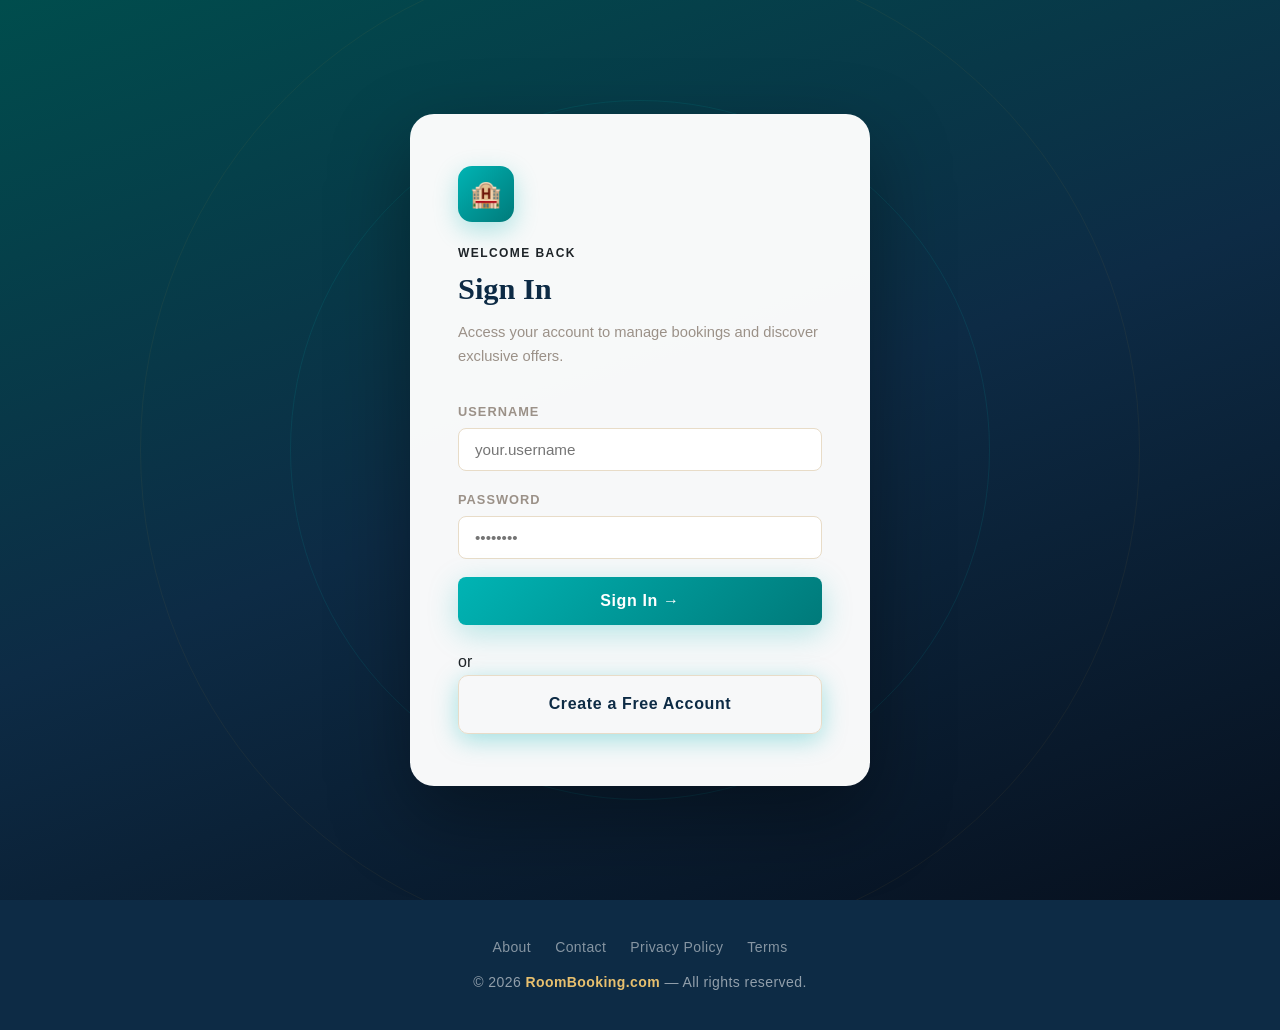
<file: login_.html>
<!DOCTYPE html>
<html lang="en">
<head>
  <meta charset="UTF-8">
  <meta name="viewport" content="width=device-width, initial-scale=1.0">
  <title>Login — RoomBooking.com</title>
  <link rel="stylesheet" href="Style.css">
</head>
<body class="page-login">

  <!-- ═══ SPLASH SCREEN ═══ -->
  <div id="splash" role="presentation" aria-hidden="true">
    <div class="splash-ring"></div>
    <div class="splash-content">
      <div class="splash-icon">🏨</div>
      <div class="splash-title">Room<span>Booking</span></div>
      <div class="splash-tagline">Coastal Comfort, Seamlessly Yours</div>
      <div class="splash-bar"></div>
    </div>
  </div>

  <!-- ═══ LOGIN FORM ═══ -->
  <div class="login-wrap">
    <div class="login-card">
      <div class="login-card-icon">🏨</div>
      <div class="section-label">Welcome back</div>
      <h2>Sign In</h2>
      <p>Access your account to manage bookings and discover exclusive offers.</p>

      <div class="login-error" id="loginError">Please enter both your username and password.</div>

      <div class="login-fields">
        <div class="form-group">
          <label for="username">Username</label>
          <input type="text" id="username" placeholder="your.username" autocomplete="username">
        </div>
        <div class="form-group">
          <label for="password">Password</label>
          <input type="password" id="password" placeholder="••••••••" autocomplete="current-password">
        </div>
        <button class="login-submit" id="loginBtn" type="button">Sign In →</button>
      </div>

      <div class="login-divider">or</div>
      <a href="Register.html" class="login-signup-btn">Create a Free Account</a>
    </div>
  </div>

  <footer>
    <div class="footer-links">
      <a href="About_Us.html">About</a>
      <a href="Contact_Us.html">Contact</a>
      <a href="#">Privacy Policy</a>
      <a href="#">Terms</a>
    </div>
    <p>&copy; 2026 <strong>RoomBooking.com</strong> — All rights reserved.</p>
  </footer>

  <script>
    // If already logged in, skip straight to home
    if (localStorage.getItem('rb_logged_in') === 'true') {
      window.location.href = 'Index.html';
    }

    function doLogin() {
      var username = document.getElementById('username').value.trim();
      var password = document.getElementById('password').value.trim();
      var errorBox = document.getElementById('loginError');

      if (!username || !password) {
        errorBox.textContent = 'Please enter both your username and password.';
        errorBox.style.display = 'block';
        return;
      }

      // Store session flag
      localStorage.setItem('rb_logged_in', 'true');
      localStorage.setItem('rb_user', username);

      // Go to home
      window.location.href = 'Index.html';
    }

    document.getElementById('loginBtn').addEventListener('click', doLogin);

    document.getElementById('username').addEventListener('keydown', function(e) {
      if (e.key === 'Enter') doLogin();
    });
    document.getElementById('password').addEventListener('keydown', function(e) {
      if (e.key === 'Enter') doLogin();
    });
  </script>

</body>
</html>
</file>
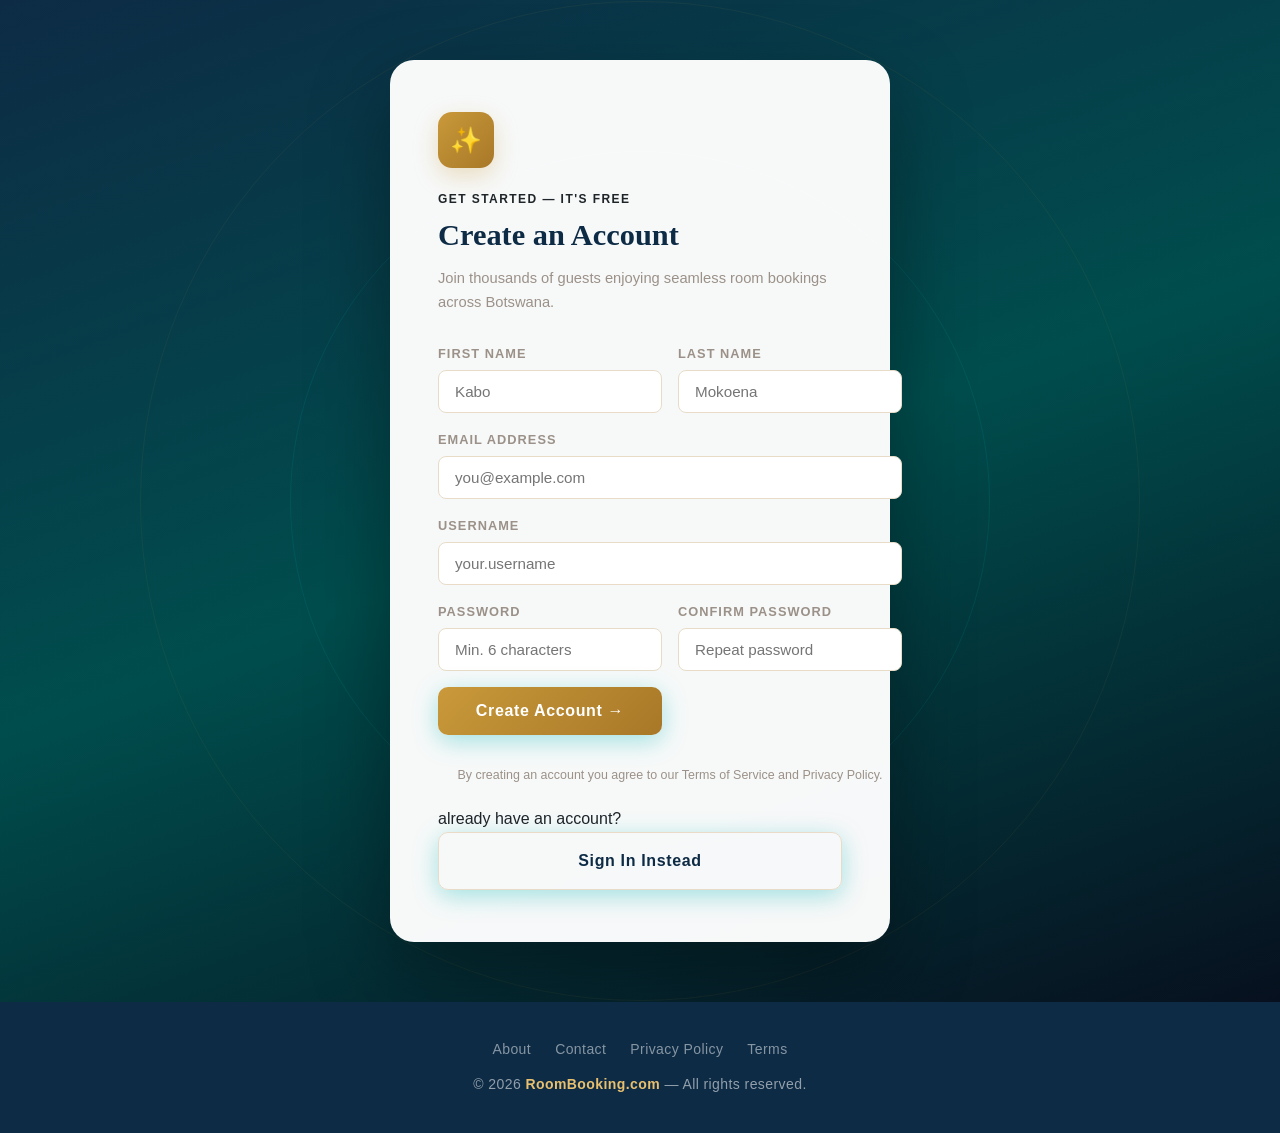
<file: register.html>
<!DOCTYPE html>
<html lang="en">
<head>
  <meta charset="UTF-8">
  <meta name="viewport" content="width=device-width, initial-scale=1.0">
  <title>Create Account — RoomBooking.com</title>
  <link rel="stylesheet" href="Style.css">
</head>
<body class="page-register">

  <!-- ═══ LOGIN FORM ═══ -->
  <div class="login-wrap">
    <div class="login-card">
      <div class="login-card-icon">✨</div>
      <div class="section-label">Get started — it's free</div>
      <h2>Create an Account</h2>
      <p>Join thousands of guests enjoying seamless room bookings across Botswana.</p>

      <div class="register-error" id="regError"></div>
      <div class="register-success" id="regSuccess">
        🎉 Account created successfully! Redirecting you to sign in…
      </div>

      <div class="register-fields" id="registerFields">
        <div class="form-group">
          <label for="firstName">First Name</label>
          <input type="text" id="firstName" placeholder="Kabo">
        </div>
        <div class="form-group">
          <label for="lastName">Last Name</label>
          <input type="text" id="lastName" placeholder="Mokoena">
        </div>
        <div class="form-group full">
          <label for="email">Email Address</label>
          <input type="email" id="email" placeholder="you@example.com">
        </div>
        <div class="form-group full">
          <label for="regUsername">Username</label>
          <input type="text" id="regUsername" placeholder="your.username" autocomplete="username">
        </div>
        <div class="form-group">
          <label for="regPassword">Password</label>
          <input type="password" id="regPassword" placeholder="Min. 6 characters">
        </div>
        <div class="form-group">
          <label for="confirmPassword">Confirm Password</label>
          <input type="password" id="confirmPassword" placeholder="Repeat password">
        </div>
        <button class="register-submit" id="registerBtn" type="button">Create Account →</button>
        <p class="terms-note">
          By creating an account you agree to our <a href="#">Terms of Service</a> and <a href="#">Privacy Policy</a>.
        </p>
      </div>

      <div class="login-divider">already have an account?</div>
      <a href="Login_.html" class="login-alt-btn">Sign In Instead</a>
    </div>
  </div>

  <footer>
    <div class="footer-links">
      <a href="About_Us.html">About</a>
      <a href="Contact_Us.html">Contact</a>
      <a href="#">Privacy Policy</a>
      <a href="#">Terms</a>
    </div>
    <p>&copy; 2026 <strong>RoomBooking.com</strong> — All rights reserved.</p>
  </footer>

  <script>
    // If already logged in, go home
    if (localStorage.getItem('rb_logged_in') === 'true') {
      window.location.href = 'Index.html';
    }

    document.getElementById('registerBtn').addEventListener('click', function () {
      var firstName       = document.getElementById('firstName').value.trim();
      var lastName        = document.getElementById('lastName').value.trim();
      var email           = document.getElementById('email').value.trim();
      var username        = document.getElementById('regUsername').value.trim();
      var password        = document.getElementById('regPassword').value;
      var confirmPassword = document.getElementById('confirmPassword').value;
      var errorBox        = document.getElementById('regError');
      var successBox      = document.getElementById('regSuccess');

      errorBox.style.display = 'none';

      // Basic validation
      if (!firstName || !lastName || !email || !username || !password || !confirmPassword) {
        errorBox.textContent = 'Please fill in all fields before continuing.';
        errorBox.style.display = 'block';
        return;
      }

      if (!/^[^\s@]+@[^\s@]+\.[^\s@]+$/.test(email)) {
        errorBox.textContent = 'Please enter a valid email address.';
        errorBox.style.display = 'block';
        return;
      }

      if (password.length < 6) {
        errorBox.textContent = 'Password must be at least 6 characters long.';
        errorBox.style.display = 'block';
        return;
      }

      if (password !== confirmPassword) {
        errorBox.textContent = 'Passwords do not match. Please try again.';
        errorBox.style.display = 'block';
        return;
      }

      // Save user and log them in
      localStorage.setItem('rb_logged_in', 'true');
      localStorage.setItem('rb_user', username);

      // Show success then redirect
      document.getElementById('registerFields').style.opacity = '0.4';
      document.getElementById('registerFields').style.pointerEvents = 'none';
      successBox.style.display = 'block';

      setTimeout(function () {
        window.location.href = 'Index.html';
      }, 2000);
    });

    // Enter key support
    ['firstName','lastName','email','regUsername','regPassword','confirmPassword'].forEach(function(id) {
      document.getElementById(id).addEventListener('keydown', function(e) {
        if (e.key === 'Enter') document.getElementById('registerBtn').click();
      });
    });
  </script>

</body>
</html>
</file>
<file: Style.css>
/* =============================================
   RoomBooking.com — Master Stylesheet
   Coastal Luxury · Business Refined
   ============================================= */

/* ─── Design Tokens ─── */
:root {
  --teal:        #00b4b4;
  --teal-dark:   #007a7a;
  --teal-deep:   #004d4d;
  --navy:        #0d2b45;
  --navy-mid:    #1a4060;
  --gold:        #c9993a;
  --gold-light:  #e8c06e;
  --cream:       #faf6ef;
  --sand:        #e8dcc8;
  --stone:       #9b9188;
  --charcoal:    #1e2428;
  --white:       #ffffff;

  --font-display: serif;
  --font-body:    sans-serif;
  --font-elegant: serif;

  --radius-sm:  8px;
  --radius-md:  16px;
  --radius-lg:  28px;
  --radius-xl:  48px;

  --shadow-sm:  0 2px 12px rgba(0,0,0,0.08);
  --shadow-md:  0 8px 32px rgba(0,0,0,0.14);
  --shadow-lg:  0 20px 60px rgba(0,0,0,0.22);
  --shadow-teal: 0 8px 30px rgba(0,180,180,0.28);
}

/* ─── Reset ─── */
*, *::before, *::after { box-sizing: border-box; margin: 0; padding: 0; }

html { scroll-behavior: smooth; }

body {
  font-family: var(--font-body);
  color: var(--charcoal);
  line-height: 1.65;
  overflow-x: hidden;
}

img { display: block; max-width: 100%; }
a { color: inherit; text-decoration: none; }

/* Hide all icons */
.splash-icon,
.login-feature-icon,
.feature-icon,
.value-icon,
.contact-info-icon,
.room-card-img-placeholder,
.detail-amenity::before {
  display: none !important;
}

/* ─── Shared Header ─── */
header {
  position: sticky;
  top: 0;
  z-index: 100;
  padding: 0 40px;
  height: 72px;
  display: flex;
  align-items: center;
  justify-content: space-between;
  backdrop-filter: blur(18px);
  -webkit-backdrop-filter: blur(18px);
  border-bottom: 1px solid rgba(255,255,255,0.1);
}

header .logo {
  font-family: var(--font-display);
  font-size: 1.5rem;
  font-weight: 700;
  letter-spacing: 0.02em;
  color: var(--white);
}

header .logo span {
  color: var(--gold-light);
}

nav {
  display: flex;
  gap: 4px;
  align-items: center;
}

nav a {
  padding: 8px 16px;
  border-radius: 999px;
  font-size: 0.875rem;
  font-weight: 500;
  color: rgba(255,255,255,0.82);
  letter-spacing: 0.03em;
  transition: background 0.2s, color 0.2s;
}

nav a:hover {
  background: rgba(255,255,255,0.15);
  color: var(--white);
}

nav a.active {
  background: rgba(255,255,255,0.18);
  color: var(--white);
}

nav a.nav-cta {
  background: var(--gold);
  color: var(--white) !important;
  font-weight: 600;
  padding: 8px 20px;
  transition: background 0.2s, transform 0.2s, box-shadow 0.2s;
}

nav a.nav-cta:hover {
  background: var(--gold-light);
  transform: translateY(-1px);
  box-shadow: 0 4px 16px rgba(201,153,58,0.4);
}

/* ─── Shared Footer ─── */
footer {
  background: var(--navy);
  color: rgba(255,255,255,0.55);
  text-align: center;
  padding: 36px 24px;
  font-size: 0.875rem;
  letter-spacing: 0.03em;
}

footer strong { color: var(--gold-light); }

footer .footer-links {
  display: flex;
  justify-content: center;
  gap: 24px;
  margin-bottom: 12px;
}

footer .footer-links a {
  color: rgba(255,255,255,0.5);
  transition: color 0.2s;
}

footer .footer-links a:hover { color: var(--gold-light); }

/* ─── Shared Buttons ─── */
.btn {
  display: inline-flex;
  align-items: center;
  gap: 8px;
  padding: 14px 32px;
  border-radius: 999px;
  font-family: var(--font-body);
  font-weight: 600;
  font-size: 0.95rem;
  letter-spacing: 0.04em;
  cursor: pointer;
  border: none;
  transition: transform 0.2s, box-shadow 0.2s, background 0.2s;
}

.btn-primary {
  background: linear-gradient(135deg, var(--teal), var(--teal-dark));
  color: var(--white);
  box-shadow: var(--shadow-teal);
}

.btn-primary:hover {
  transform: translateY(-2px);
  box-shadow: 0 12px 40px rgba(0,180,180,0.4);
}

.btn-gold {
  background: linear-gradient(135deg, var(--gold), #a87828);
  color: var(--white);
  box-shadow: 0 6px 24px rgba(201,153,58,0.35);
}

.btn-gold:hover {
  transform: translateY(-2px);
  box-shadow: 0 12px 40px rgba(201,153,58,0.5);
}

.btn-outline {
  background: transparent;
  color: var(--white);
  border: 1.5px solid rgba(255,255,255,0.55);
}

.btn-outline:hover {
  background: rgba(255,255,255,0.1);
  border-color: var(--white);
  transform: translateY(-2px);
}

/* ─── Shared Form Elements ─── */
.form-group {
  display: flex;
  flex-direction: column;
  gap: 6px;
}

.form-group label {
  font-size: 0.8rem;
  font-weight: 600;
  letter-spacing: 0.08em;
  text-transform: uppercase;
  color: var(--stone);
}

.form-group input,
.form-group textarea,
.form-group select {
  padding: 12px 16px;
  border: 1.5px solid var(--sand);
  border-radius: var(--radius-sm);
  font-family: var(--font-body);
  font-size: 0.95rem;
  color: var(--charcoal);
  background: var(--white);
  transition: border-color 0.2s, box-shadow 0.2s;
  outline: none;
}

.form-group input:focus,
.form-group textarea:focus {
  border-color: var(--teal);
  box-shadow: 0 0 0 3px rgba(0,180,180,0.12);
}

/* ─── Page Badge ─── */
.page-badge {
  display: inline-block;
  padding: 4px 14px;
  border-radius: 999px;
  font-size: 0.75rem;
  font-weight: 700;
  letter-spacing: 0.1em;
  text-transform: uppercase;
  background: rgba(201,153,58,0.18);
  color: var(--gold);
  border: 1px solid rgba(201,153,58,0.3);
  margin-bottom: 16px;
}

/* ─── Section Label ─── */
.section-label {
  font-size: 0.75rem;
  font-weight: 700;
  letter-spacing: 0.12em;
  text-transform: uppercase;
}

.hero-actions,
.home-banner-actions,
.offers-cta-actions {
  display: flex;
  gap: 14px;
  justify-content: center;
  flex-wrap: wrap;
}

.hero-actions { gap: 12px; }

.search-submit {
  grid-column: 1 / -1;
  justify-content: center;
  background: linear-gradient(135deg, #0d2b45, #1a4060);
  color: #fff;
  box-shadow: 0 8px 28px rgba(13, 43, 69, 0.35);
}

.feature-heading {
  text-align: center;
  margin-bottom: 44px;
}

.feature-heading h2 {
  font-family: var(--font-display);
  font-size: clamp(1.8rem, 3vw, 2.6rem);
  color: var(--navy);
}

.feature-heading h2 span {
  color: var(--teal-dark);
}

.home-banner .section-label {
  color: var(--gold-light);
}

.page-about .about-section.reverse {
  flex-direction: row-reverse;
}

.page-about .about-section.reverse .about-section-text .btn {
  margin-top: 8px;
}

textarea.textarea-vertical {
  resize: vertical;
}

.contact-response-card {
  padding: 20px;
  background: linear-gradient(135deg, var(--teal-deep), var(--navy));
  border-radius: var(--radius-md);
  color: white;
  text-align: center;
  margin-top: 8px;
}

.contact-response-card .response-card-title {
  font-size: 1.8rem;
  margin-bottom: 6px;
}

.contact-response-card .response-card-subtitle {
  font-family: var(--font-display);
  font-size: 1.1rem;
  margin-bottom: 4px;
}

.contact-response-card .response-card-main {
  font-size: 2rem;
  font-family: var(--font-display);
  font-weight: 700;
  color: var(--gold-light);
}

.contact-response-card .response-card-note {
  font-size: 0.8rem;
  color: rgba(255, 255, 255, 0.5);
  margin-top: 4px;
}

.room-card-btn {
  padding: 10px 22px;
  font-size: 0.85rem;
}

.gallery-cta {
  text-align: center;
  padding: 40px 24px 80px;
}

.gallery-cta p {
  color: var(--stone);
  margin-bottom: 18px;
  font-size: 0.95rem;
}

.offers-cta {
  text-align: center;
  padding: 20px 24px 80px;
}

.offers-cta p {
  color: rgba(255, 255, 255, 0.45);
  margin-bottom: 20px;
}

.offer-discount.teal {
  color: var(--teal);
}

.offer-discount.green {
  color: #7ee89a;
}

.offer-discount.corp {
  color: rgba(255, 255, 255, 0.9);
  font-size: 1.5rem;
}

.page-login .login-wrap,
.page-register .login-wrap {
  flex: 1;
  display: flex;
  align-items: center;
  justify-content: center;
  padding: 60px 24px;
  position: relative;
  overflow: hidden;
}

.page-login .login-wrap {
  background: linear-gradient(160deg, var(--teal-deep) 0%, var(--navy) 50%, #07101e 100%);
}

.page-register .login-wrap {
  background: linear-gradient(160deg, var(--navy) 0%, var(--teal-deep) 50%, #07101e 100%);
}

.login-wrap::before,
.login-wrap::after {
  content: '';
  position: absolute;
  top: 50%;
  left: 50%;
  transform: translate(-50%, -50%);
  border-radius: 50%;
  pointer-events: none;
}

.login-wrap::before {
  width: 700px;
  height: 700px;
  border: 1px solid rgba(0, 180, 180, 0.12);
  animation: bgRing 6s ease-in-out infinite alternate;
}

.login-wrap::after {
  width: 1000px;
  height: 1000px;
  border: 1px solid rgba(201, 153, 58, 0.07);
}

@keyframes bgRing {
  from { transform: translate(-50%, -50%) scale(0.95); }
  to { transform: translate(-50%, -50%) scale(1.05); }
}

.login-card {
  position: relative;
  z-index: 2;
  background: rgba(255, 255, 255, 0.97);
  border-radius: 24px;
  padding: 52px 48px;
  width: 100%;
  max-width: 460px;
  box-shadow: 0 32px 80px rgba(0, 0, 0, 0.35);
}

.page-register .login-card {
  max-width: 500px;
}

.page-register .login-card {
  animation: cardRise 0.5s cubic-bezier(0.16, 1, 0.3, 1) both;
}

.page-login .login-card {
  animation: cardRise 0.7s cubic-bezier(0.16, 1, 0.3, 1) 4.1s both;
}

.login-card-icon {
  width: 56px;
  height: 56px;
  background: linear-gradient(135deg, var(--teal), var(--teal-dark));
  border-radius: 14px;
  display: flex;
  align-items: center;
  justify-content: center;
  font-size: 1.6rem;
  margin-bottom: 22px;
  box-shadow: 0 8px 24px rgba(0, 180, 180, 0.3);
}

.page-register .login-card-icon {
  background: linear-gradient(135deg, var(--gold), #a87828);
  box-shadow: 0 8px 24px rgba(201, 153, 58, 0.3);
}

.login-card h2 {
  font-family: var(--font-display);
  font-size: 1.9rem;
  color: var(--navy);
  margin-bottom: 6px;
}

.login-card > p {
  color: var(--stone);
  font-size: 0.92rem;
  margin-bottom: 32px;
}

.page-register .login-card > p {
  margin-bottom: 28px;
}

.login-fields,
.register-fields {
  display: flex;
  flex-direction: column;
  gap: 18px;
  margin-bottom: 24px;
}

.register-fields {
  display: grid;
  grid-template-columns: 1fr 1fr;
  gap: 16px;
  margin-bottom: 20px;
}

.register-fields .full {
  grid-column: 1 / -1;
}

.login-error,
.register-error,
.register-success {
  display: none;
  border-radius: 8px;
  padding: 14px;
  font-size: 0.87rem;
  margin-bottom: 16px;
}

.login-error,
.register-error {
  background: #fff0f0;
  border: 1.5px solid #f5c0c0;
  color: #c0392b;
}

.register-success {
  background: #f0fff4;
  border: 1.5px solid #a8e6ba;
  color: #1a7a3a;
  text-align: center;
}

.form-group input.invalid {
  border-color: #e74c3c;
  box-shadow: 0 0 0 3px rgba(231, 76, 60, 0.1);
}

.login-submit,
.register-submit,
.login-signup-btn,
.login-alt-btn {
  width: 100%;
  padding: 15px;
  border: none;
  border-radius: 10px;
  font-family: var(--font-body);
  font-size: 1rem;
  font-weight: 700;
  letter-spacing: 0.04em;
  cursor: pointer;
  transition: transform 0.2s, box-shadow 0.2s;
  box-shadow: 0 6px 24px rgba(0, 180, 180, 0.35);
}

.login-submit,
.register-submit {
  color: #fff;
}

.login-submit {
  background: linear-gradient(135deg, var(--teal), var(--teal-dark));
}

.register-submit {
  background: linear-gradient(135deg, var(--gold), #a87828);
}

.login-submit:hover,
.register-submit:hover {
  transform: translateY(-2px);
  box-shadow: 0 12px 36px rgba(0, 180, 180, 0.45);
}

.login-signup-btn,
.login-alt-btn {
  background: transparent;
  border: 1.5px solid var(--sand);
  color: var(--navy);
  text-align: center;
  display: block;
  text-decoration: none;
  box-sizing: border-box;
}

.login-signup-btn:hover,
.login-alt-btn:hover {
  border-color: var(--teal);
  background: rgba(0, 180, 180, 0.04);
}

.terms-note {
  font-size: 0.78rem;
  color: var(--stone);
  text-align: center;
  margin-top: 14px;
  grid-column: 1 / -1;
}

@media (max-width: 540px) {
  .login-card {
    padding: 36px 24px;
  }
  .register-fields {
    grid-template-columns: 1fr;
  }
  .register-fields .full {
    grid-column: 1;
  }
}

/* ─── Divider ─── */
.divider {
  width: 48px;
  height: 3px;
  background: linear-gradient(90deg, var(--gold), var(--teal));
  border-radius: 99px;
  margin: 16px 0 28px;
}

/* ─── Reduce motion ─── */
@media (prefers-reduced-motion: reduce) {
  *, *::before, *::after { animation-duration: 0.01ms !important; transition-duration: 0.01ms !important; }
}

/* ─── Responsive nav ─── */
@media (max-width: 768px) {
  header { padding: 0 20px; height: auto; flex-direction: column; gap: 12px; padding-top: 14px; padding-bottom: 14px; }
  nav { flex-wrap: wrap; justify-content: center; }
}


/* ================================================
   LOGIN PAGE
   ================================================ */
body.page-login {
  background: var(--navy);
  min-height: 100vh;
}

/* Splash */
#splash {
  position: fixed;
  inset: 0;
  z-index: 9999;
  background: linear-gradient(135deg, var(--teal-deep) 0%, var(--navy) 50%, #0a1a2e 100%);
  display: flex;
  flex-direction: column;
  align-items: center;
  justify-content: center;
  overflow: hidden;
  animation: splashFadeOut 0.7s ease-in 3.4s forwards;
}

/* Animated rings */
#splash::before, #splash::after {
  content: '';
  position: absolute;
  border-radius: 50%;
  border: 1px solid rgba(0,180,180,0.2);
  animation: ringPulse 3s ease-out infinite;
}

#splash::before {
  width: 500px; height: 500px;
  animation-delay: 0s;
}

#splash::after {
  width: 750px; height: 750px;
  animation-delay: 0.5s;
}

.splash-ring {
  position: absolute;
  border-radius: 50%;
  border: 1px solid rgba(0,180,180,0.12);
  width: 1000px; height: 1000px;
  animation: ringPulse 3s ease-out infinite;
  animation-delay: 1s;
}

@keyframes ringPulse {
  0%   { transform: scale(0.4); opacity: 0; }
  40%  { opacity: 1; }
  100% { transform: scale(1); opacity: 0; }
}

.splash-content {
  position: relative;
  z-index: 2;
  text-align: center;
}

.splash-icon {
  width: 72px;
  height: 72px;
  background: linear-gradient(135deg, var(--teal), var(--gold));
  border-radius: 20px;
  display: flex;
  align-items: center;
  justify-content: center;
  margin: 0 auto 28px;
  font-size: 2rem;
  animation: iconDrop 0.9s cubic-bezier(0.34, 1.56, 0.64, 1) 0.3s both;
  box-shadow: 0 16px 48px rgba(0,180,180,0.4);
}

@keyframes iconDrop {
  from { opacity: 0; transform: scale(0.3) rotate(-20deg); }
  to   { opacity: 1; transform: scale(1) rotate(0deg); }
}

.splash-title {
  font-family: var(--font-display);
  font-size: clamp(2.8rem, 7vw, 5rem);
  font-weight: 900;
  color: var(--white);
  letter-spacing: -0.01em;
  animation: titleRise 1s cubic-bezier(0.16, 1, 0.3, 1) 0.6s both;
}

.splash-title span { color: var(--gold-light); }

.splash-tagline {
  font-family: var(--font-elegant);
  font-style: italic;
  font-size: 1.25rem;
  color: rgba(255,255,255,0.65);
  margin-top: 10px;
  animation: titleRise 1s cubic-bezier(0.16, 1, 0.3, 1) 0.85s both;
}

@keyframes titleRise {
  from { opacity: 0; transform: translateY(30px); }
  to   { opacity: 1; transform: translateY(0); }
}

.splash-bar {
  width: 0;
  height: 2px;
  background: linear-gradient(90deg, var(--teal), var(--gold));
  margin: 28px auto 0;
  border-radius: 99px;
  animation: barGrow 1.8s ease-out 1.2s both;
  max-width: 280px;
}

@keyframes barGrow {
  to { width: 280px; }
}

@keyframes splashFadeOut {
  to { opacity: 0; visibility: hidden; pointer-events: none; }
}

/* Login layout */
.login-wrap {
  min-height: 100vh;
  display: grid;
  grid-template-columns: 1fr 1fr;
  animation: pageFadeIn 0.8s ease 4s both;
}

@keyframes pageFadeIn {
  from { opacity: 0; }
  to   { opacity: 1; }
}

.login-left {
  background: linear-gradient(160deg, var(--teal-deep) 0%, var(--navy-mid) 45%, #07101e 100%);
  padding: 80px 60px;
  display: flex;
  flex-direction: column;
  justify-content: center;
  position: relative;
  overflow: hidden;
}

.login-left::after {
  content: '';
  position: absolute;
  bottom: -100px;
  left: -100px;
  width: 400px;
  height: 400px;
  border-radius: 50%;
  background: radial-gradient(circle, rgba(0,180,180,0.18), transparent 70%);
  pointer-events: none;
}

.login-left-title {
  font-family: var(--font-display);
  font-size: clamp(2.2rem, 4vw, 3.2rem);
  font-weight: 900;
  color: var(--white);
  line-height: 1.15;
  margin-bottom: 20px;
}

.login-left-title em {
  font-style: normal;
  color: var(--gold-light);
}

.login-left p {
  color: rgba(255,255,255,0.6);
  font-size: 1.05rem;
  max-width: 380px;
  margin-bottom: 40px;
}

.login-feature {
  display: flex;
  align-items: center;
  gap: 14px;
  margin-bottom: 20px;
  color: rgba(255,255,255,0.8);
  font-size: 0.95rem;
}

.login-feature-icon {
  width: 38px;
  height: 38px;
  border-radius: 10px;
  background: rgba(0,180,180,0.2);
  display: flex;
  align-items: center;
  justify-content: center;
  font-size: 1.1rem;
  flex-shrink: 0;
}

.login-right {
  background: var(--cream);
  padding: 80px 60px;
  display: flex;
  flex-direction: column;
  justify-content: center;
}

.login-form-card {
  max-width: 400px;
  width: 100%;
}

.login-form-card h2 {
  font-family: var(--font-display);
  font-size: 2rem;
  font-weight: 700;
  color: var(--navy);
  margin-bottom: 6px;
}

.login-form-card > p {
  color: var(--stone);
  margin-bottom: 36px;
  font-size: 0.95rem;
}

.login-form-fields {
  display: flex;
  flex-direction: column;
  gap: 20px;
  margin-bottom: 28px;
}

.login-submit {
  width: 100%;
  padding: 15px;
  background: linear-gradient(135deg, var(--teal), var(--teal-dark));
  color: var(--white);
  border: none;
  border-radius: var(--radius-sm);
  font-family: var(--font-body);
  font-size: 1rem;
  font-weight: 700;
  letter-spacing: 0.04em;
  cursor: pointer;
  transition: transform 0.2s, box-shadow 0.2s;
  box-shadow: var(--shadow-teal);
}

.login-submit:hover {
  transform: translateY(-2px);
  box-shadow: 0 12px 36px rgba(0,180,180,0.45);
}

.login-register {
  text-align: center;
  margin-top: 20px;
  font-size: 0.9rem;
  color: var(--stone);
}

.login-register a {
  color: var(--teal-dark);
  font-weight: 600;
}

@media (max-width: 900px) {
  .login-wrap { grid-template-columns: 1fr; }
  .login-left { display: none; }
  .login-right { padding: 60px 32px; }
}


/* ================================================
   HOME / INDEX PAGE
   ================================================ */
body.page-home {
  background: var(--cream);
}

body.page-home header {
  background: linear-gradient(90deg, var(--navy) 0%, var(--navy-mid) 100%);
}

.home-hero {
  background: linear-gradient(135deg, var(--navy) 0%, var(--teal-deep) 50%, var(--navy-mid) 100%);
  padding: 100px 40px 80px;
  position: relative;
  overflow: hidden;
}

.home-hero::before {
  content: '';
  position: absolute;
  top: -80px; right: -80px;
  width: 600px; height: 600px;
  border-radius: 50%;
  background: radial-gradient(circle, rgba(201,153,58,0.12), transparent 65%);
  pointer-events: none;
}

.home-hero::after {
  content: '';
  position: absolute;
  bottom: -120px; left: -60px;
  width: 500px; height: 500px;
  border-radius: 50%;
  background: radial-gradient(circle, rgba(0,180,180,0.14), transparent 65%);
  pointer-events: none;
}

.hero-inner {
  position: relative;
  z-index: 1;
  max-width: 1100px;
  margin: 0 auto;
  display: grid;
  grid-template-columns: 1fr 1fr;
  gap: 60px;
  align-items: center;
}

.hero-text h1 {
  font-family: var(--font-display);
  font-size: clamp(2.4rem, 5vw, 4rem);
  font-weight: 900;
  color: var(--white);
  line-height: 1.12;
  margin-bottom: 20px;
}

.hero-text h1 em {
  font-style: normal;
  color: var(--gold-light);
}

.hero-text p {
  color: rgba(255,255,255,0.65);
  font-size: 1.1rem;
  margin-bottom: 36px;
  max-width: 420px;
}

.hero-stats {
  display: flex;
  gap: 32px;
  margin-top: 40px;
}

.hero-stat {
  text-align: left;
}

.hero-stat .num {
  font-family: var(--font-display);
  font-size: 2rem;
  font-weight: 700;
  color: var(--gold-light);
  line-height: 1;
}

.hero-stat .lbl {
  font-size: 0.78rem;
  color: rgba(255,255,255,0.5);
  letter-spacing: 0.06em;
  text-transform: uppercase;
  margin-top: 2px;
}

/* Search Card */
.search-card {
  background: rgba(255,255,255,0.97);
  border-radius: var(--radius-lg);
  padding: 36px;
  box-shadow: var(--shadow-lg);
  backdrop-filter: blur(12px);
}

.search-card h3 {
  font-family: var(--font-display);
  font-size: 1.3rem;
  color: var(--navy);
  margin-bottom: 24px;
}

.search-fields {
  display: grid;
  grid-template-columns: 1fr 1fr;
  gap: 16px;
  margin-bottom: 20px;
}

.search-fields .full { grid-column: 1 / -1; }

.search-card .btn {
  width: 100%;
  justify-content: center;
  background: linear-gradient(135deg, var(--navy), var(--navy-mid));
}

.search-card .btn:hover {
  box-shadow: 0 10px 30px rgba(13,43,69,0.4);
}

/* Features strip */
.home-features {
  background: var(--white);
  padding: 60px 40px;
}

.features-inner {
  max-width: 1100px;
  margin: 0 auto;
  display: grid;
  grid-template-columns: repeat(3, 1fr);
  gap: 32px;
}

.feature-card {
  padding: 32px;
  border-radius: var(--radius-md);
  border: 1.5px solid var(--sand);
  background: var(--cream);
  transition: transform 0.25s, box-shadow 0.25s, border-color 0.25s;
}

.feature-card:hover {
  transform: translateY(-4px);
  box-shadow: var(--shadow-md);
  border-color: var(--teal);
}

.feature-icon {
  font-size: 2rem;
  margin-bottom: 14px;
}

.feature-card h3 {
  font-family: var(--font-display);
  font-size: 1.15rem;
  color: var(--navy);
  margin-bottom: 8px;
}

.feature-card p {
  font-size: 0.9rem;
  color: var(--stone);
  line-height: 1.6;
}

/* Banner */
.home-banner {
  position: relative;
  overflow: hidden;
  background: linear-gradient(135deg, var(--teal-deep), var(--navy));
  padding: 80px 40px;
  text-align: center;
}

.home-banner::before {
  content: '';
  position: absolute;
  inset: 0;
  background: url("data:image/svg+xml,%3Csvg width='60' height='60' viewBox='0 0 60 60' xmlns='http://www.w3.org/2000/svg'%3E%3Cg fill='none' fill-rule='evenodd'%3E%3Cg fill='%23ffffff' fill-opacity='0.03'%3E%3Cpath d='M36 34v-4h-2v4h-4v2h4v4h2v-4h4v-2h-4zm0-30V0h-2v4h-4v2h4v4h2V6h4V4h-4zM6 34v-4H4v4H0v2h4v4h2v-4h4v-2H6zM6 4V0H4v4H0v2h4v4h2V6h4V4H6z'/%3E%3C/g%3E%3C/g%3E%3C/svg%3E");
}

.home-banner-inner {
  position: relative;
  z-index: 1;
  max-width: 700px;
  margin: 0 auto;
}

.home-banner h2 {
  font-family: var(--font-display);
  font-size: clamp(2rem, 4vw, 3rem);
  color: var(--white);
  margin-bottom: 16px;
}

.home-banner p {
  color: rgba(255,255,255,0.65);
  font-size: 1.05rem;
  margin-bottom: 32px;
}

@media (max-width: 900px) {
  .hero-inner { grid-template-columns: 1fr; gap: 40px; }
  .search-fields { grid-template-columns: 1fr; }
  .features-inner { grid-template-columns: 1fr; }
  .hero-stats { flex-wrap: wrap; }
}


/* ================================================
   ROOM GALLERY PAGE
   ================================================ */
body.page-gallery {
  background: #f0ece4;
}

body.page-gallery header {
  background: linear-gradient(90deg, var(--teal-deep) 0%, var(--teal-dark) 100%);
}

.gallery-hero {
  background: linear-gradient(135deg, var(--teal-deep) 0%, var(--teal-dark) 60%, #004848 100%);
  padding: 70px 40px 60px;
  text-align: center;
  position: relative;
  overflow: hidden;
}

.gallery-hero::after {
  content: '';
  position: absolute;
  bottom: -60px; left: 50%;
  transform: translateX(-50%);
  width: 800px; height: 200px;
  border-radius: 50%;
  background: rgba(240,236,228,0.12);
}

.gallery-hero h1 {
  font-family: var(--font-display);
  font-size: clamp(2.2rem, 5vw, 3.5rem);
  color: var(--white);
  font-weight: 900;
  margin-bottom: 12px;
}

.gallery-hero p {
  color: rgba(255,255,255,0.65);
  font-size: 1.05rem;
}

/* Room cards grid */
.rooms-grid {
  max-width: 1160px;
  margin: 60px auto;
  padding: 0 40px;
  display: grid;
  grid-template-columns: repeat(3, 1fr);
  gap: 28px;
}

.room-card {
  background: var(--white);
  border-radius: var(--radius-lg);
  overflow: hidden;
  box-shadow: var(--shadow-sm);
  transition: transform 0.3s cubic-bezier(0.34, 1.56, 0.64, 1), box-shadow 0.3s;
  display: flex;
  flex-direction: column;
}

.room-card:hover {
  transform: translateY(-8px);
  box-shadow: var(--shadow-lg);
}

.room-card-img {
  height: 200px;
  overflow: hidden;
  position: relative;
}

.room-card-img-placeholder {
  width: 100%;
  height: 100%;
  display: flex;
  align-items: center;
  justify-content: center;
  font-size: 4rem;
}

.room-card-img-placeholder.deluxe {
  background: linear-gradient(135deg, #1a6b6b, #0d4545);
}

.room-card-img-placeholder.standard {
  background: linear-gradient(135deg, #2e5c8a, #1a3a5c);
}

.room-card-img-placeholder.suite {
  background: linear-gradient(135deg, #7a4f1e, #4a2e0c);
}

.room-badge {
  position: absolute;
  top: 14px;
  left: 14px;
  padding: 4px 12px;
  border-radius: 999px;
  font-size: 0.72rem;
  font-weight: 700;
  letter-spacing: 0.08em;
  text-transform: uppercase;
  background: rgba(255,255,255,0.92);
  color: var(--navy);
}

.room-card-body {
  padding: 24px;
  flex: 1;
  display: flex;
  flex-direction: column;
}

.room-card-body h3 {
  font-family: var(--font-display);
  font-size: 1.25rem;
  color: var(--navy);
  margin-bottom: 8px;
}

.room-card-body p {
  font-size: 0.88rem;
  color: var(--stone);
  margin-bottom: 14px;
}

.room-amenities {
  display: flex;
  flex-wrap: wrap;
  gap: 6px;
  margin-bottom: 20px;
}

.amenity-tag {
  padding: 4px 10px;
  background: rgba(0,122,122,0.08);
  color: var(--teal-dark);
  border-radius: 6px;
  font-size: 0.78rem;
  font-weight: 500;
}

.room-card-footer {
  display: flex;
  align-items: center;
  justify-content: space-between;
  margin-top: auto;
}

.room-price {
  font-family: var(--font-display);
  font-size: 1.5rem;
  font-weight: 700;
  color: var(--teal-dark);
}

.room-price span {
  font-size: 0.8rem;
  font-weight: 400;
  color: var(--stone);
  font-family: var(--font-body);
}

@media (max-width: 900px) {
  .rooms-grid { grid-template-columns: 1fr; }
}


/* ================================================
   ROOM DETAILS PAGE
   ================================================ */
body.page-details {
  background: var(--cream);
}

body.page-details header {
  background: linear-gradient(90deg, var(--navy) 0%, var(--teal-deep) 100%);
}

.details-hero {
  background: linear-gradient(160deg, var(--navy) 0%, var(--navy-mid) 50%, var(--teal-deep) 100%);
  padding: 60px 40px;
  text-align: center;
}

.details-hero h1 {
  font-family: var(--font-display);
  font-size: clamp(2rem, 4vw, 3rem);
  color: var(--white);
  font-weight: 900;
}

.details-hero p {
  color: rgba(255,255,255,0.6);
  margin-top: 10px;
}

.details-grid {
  max-width: 1100px;
  margin: 60px auto;
  padding: 0 40px;
  display: flex;
  flex-direction: column;
  gap: 40px;
}

.detail-card {
  background: var(--white);
  border-radius: var(--radius-lg);
  overflow: hidden;
  box-shadow: var(--shadow-sm);
  display: grid;
  grid-template-columns: 340px 1fr;
}

.detail-card:nth-child(even) {
  grid-template-columns: 1fr 340px;
}

.detail-card:nth-child(even) .detail-img { order: 2; }
.detail-card:nth-child(even) .detail-body { order: 1; }

.detail-img {
  min-height: 280px;
  display: flex;
  align-items: center;
  justify-content: center;
  font-size: 5rem;
}

.detail-img.deluxe { background: linear-gradient(135deg, #1a6b6b, #0d4545); }
.detail-img.suite   { background: linear-gradient(135deg, #7a4f1e, #4a2e0c); }
.detail-img.std     { background: linear-gradient(135deg, #2e5c8a, #1a3a5c); }

.detail-body {
  padding: 40px;
  display: flex;
  flex-direction: column;
  justify-content: center;
}

.detail-body h2 {
  font-family: var(--font-display);
  font-size: 1.9rem;
  color: var(--navy);
  margin-bottom: 12px;
}

.detail-body > p {
  color: var(--stone);
  margin-bottom: 24px;
  font-size: 0.95rem;
}

.detail-amenities {
  display: grid;
  grid-template-columns: 1fr 1fr;
  gap: 8px;
  margin-bottom: 28px;
}

.detail-amenity {
  display: flex;
  align-items: center;
  gap: 8px;
  font-size: 0.88rem;
  color: var(--charcoal);
}

.detail-amenity::before {
  content: '✓';
  width: 20px;
  height: 20px;
  border-radius: 50%;
  background: rgba(0,180,180,0.12);
  color: var(--teal-dark);
  font-size: 0.75rem;
  font-weight: 700;
  display: flex;
  align-items: center;
  justify-content: center;
  flex-shrink: 0;
}

.detail-price-row {
  display: flex;
  align-items: center;
  gap: 20px;
}

.detail-price {
  font-family: var(--font-display);
  font-size: 2.2rem;
  font-weight: 700;
  color: var(--teal-dark);
}

.detail-price sub {
  font-size: 0.9rem;
  font-weight: 400;
  font-family: var(--font-body);
  color: var(--stone);
}

@media (max-width: 900px) {
  .detail-card, .detail-card:nth-child(even) { grid-template-columns: 1fr; }
  .detail-card:nth-child(even) .detail-img { order: 0; }
  .detail-card:nth-child(even) .detail-body { order: 0; }
}


/* ================================================
   SPECIAL OFFERS PAGE
   ================================================ */
body.page-offers {
  background: #0d2b45;
}

body.page-offers header {
  background: linear-gradient(90deg, #07101e 0%, var(--navy) 100%);
  border-bottom-color: rgba(201,153,58,0.2);
}

.offers-hero {
  background: linear-gradient(160deg, #07101e 0%, var(--navy) 40%, #0a2a18 100%);
  padding: 90px 40px 70px;
  text-align: center;
  position: relative;
  overflow: hidden;
}

.offers-hero::before {
  content: '';
  position: absolute;
  top: -120px; left: 50%;
  transform: translateX(-50%);
  width: 700px; height: 700px;
  border-radius: 50%;
  background: radial-gradient(circle, rgba(201,153,58,0.1), transparent 70%);
}

.offers-hero h1 {
  font-family: var(--font-display);
  font-size: clamp(2.5rem, 5vw, 4rem);
  color: var(--white);
  font-weight: 900;
  position: relative;
}

.offers-hero h1 span { color: var(--gold-light); }

.offers-hero p {
  color: rgba(255,255,255,0.55);
  font-size: 1.05rem;
  margin-top: 12px;
  position: relative;
}

.offers-grid {
  max-width: 1100px;
  margin: 60px auto;
  padding: 0 40px;
  display: grid;
  grid-template-columns: repeat(2, 1fr);
  gap: 28px;
}

.offer-card {
  border-radius: var(--radius-lg);
  padding: 40px;
  position: relative;
  overflow: hidden;
  transition: transform 0.3s;
}

.offer-card:hover { transform: translateY(-6px); }

.offer-card.gold {
  background: linear-gradient(135deg, #3a2200, #6b3f00, #c9993a22);
  border: 1.5px solid rgba(201,153,58,0.4);
}

.offer-card.teal {
  background: linear-gradient(135deg, #003a3a, #005c5c, #00b4b422);
  border: 1.5px solid rgba(0,180,180,0.3);
}

.offer-card.navy {
  background: linear-gradient(135deg, #07101e, #1a3a5c);
  border: 1.5px solid rgba(255,255,255,0.08);
}

.offer-card.green {
  background: linear-gradient(135deg, #0a2010, #1a4a28);
  border: 1.5px solid rgba(100,200,120,0.25);
}

.offer-discount {
  display: inline-block;
  padding: 6px 16px;
  border-radius: 999px;
  font-size: 2.2rem;
  font-family: var(--font-display);
  font-weight: 900;
  color: var(--gold-light);
  margin-bottom: 16px;
}

.offer-card h3 {
  font-family: var(--font-display);
  font-size: 1.6rem;
  color: var(--white);
  margin-bottom: 12px;
}

.offer-card p {
  color: rgba(255,255,255,0.6);
  font-size: 0.95rem;
  line-height: 1.7;
  margin-bottom: 28px;
}

.offer-tag {
  display: inline-block;
  padding: 5px 14px;
  border-radius: 999px;
  font-size: 0.78rem;
  font-weight: 600;
  letter-spacing: 0.06em;
  text-transform: uppercase;
}

.offer-tag.gold-tag { background: rgba(201,153,58,0.2); color: var(--gold-light); }
.offer-tag.teal-tag { background: rgba(0,180,180,0.2); color: var(--teal); }
.offer-tag.green-tag { background: rgba(100,200,120,0.2); color: #7ee89a; }
.offer-tag.white-tag { background: rgba(255,255,255,0.1); color: rgba(255,255,255,0.8); }

body.page-offers footer { background: #07101e; }

@media (max-width: 768px) {
  .offers-grid { grid-template-columns: 1fr; }
}


/* ================================================
   ABOUT US PAGE
   ================================================ */
body.page-about {
  background: var(--cream);
}

body.page-about header {
  background: linear-gradient(90deg, var(--teal-dark) 0%, var(--navy) 100%);
}

.about-hero {
  background: linear-gradient(135deg, var(--teal-dark) 0%, var(--navy) 60%, var(--teal-deep) 100%);
  padding: 90px 40px 80px;
  display: grid;
  grid-template-columns: 1fr 1fr;
  gap: 60px;
  max-width: 1200px;
  margin: 0 auto;
  align-items: center;
}

/* full-width background for about hero */
.about-hero-bg {
  background: linear-gradient(135deg, var(--teal-dark) 0%, var(--navy) 60%, var(--teal-deep) 100%);
}

.about-hero-text h1 {
  font-family: var(--font-display);
  font-size: clamp(2.2rem, 4vw, 3.4rem);
  color: var(--white);
  font-weight: 900;
  line-height: 1.15;
  margin-bottom: 20px;
}

.about-hero-text h1 em { font-style: normal; color: var(--gold-light); }

.about-hero-text p {
  color: rgba(255,255,255,0.65);
  font-size: 1.05rem;
  line-height: 1.75;
}

.about-stats-grid {
  display: grid;
  grid-template-columns: 1fr 1fr;
  gap: 16px;
}

.about-stat-card {
  background: rgba(255,255,255,0.08);
  border: 1px solid rgba(255,255,255,0.12);
  border-radius: var(--radius-md);
  padding: 24px;
  text-align: center;
}

.about-stat-card .num {
  font-family: var(--font-display);
  font-size: 2.4rem;
  font-weight: 900;
  color: var(--gold-light);
}

.about-stat-card .lbl {
  font-size: 0.8rem;
  color: rgba(255,255,255,0.55);
  text-transform: uppercase;
  letter-spacing: 0.08em;
  margin-top: 4px;
}

.about-content {
  max-width: 1100px;
  margin: 70px auto;
  padding: 0 40px;
}

.about-section {
  display: grid;
  grid-template-columns: 1fr 1fr;
  gap: 60px;
  margin-bottom: 70px;
  align-items: center;
}

.about-section:last-child { margin-bottom: 0; }

.about-section-text h2 {
  font-family: var(--font-display);
  font-size: 2rem;
  color: var(--navy);
  margin-bottom: 16px;
}

.about-section-text p {
  color: var(--stone);
  font-size: 0.95rem;
  line-height: 1.8;
  margin-bottom: 16px;
}

.about-section-visual {
  border-radius: var(--radius-lg);
  padding: 40px;
  min-height: 280px;
  display: flex;
  flex-direction: column;
  justify-content: center;
  gap: 16px;
}

.about-section-visual.teal-card {
  background: linear-gradient(135deg, var(--teal-deep), var(--teal-dark));
}

.about-section-visual.navy-card {
  background: linear-gradient(135deg, var(--navy), var(--navy-mid));
}

.value-item {
  display: flex;
  gap: 14px;
  align-items: flex-start;
}

.value-icon {
  width: 40px;
  height: 40px;
  border-radius: 10px;
  background: rgba(255,255,255,0.12);
  display: flex;
  align-items: center;
  justify-content: center;
  font-size: 1.2rem;
  flex-shrink: 0;
}

.value-text h4 {
  color: var(--white);
  font-size: 0.95rem;
  font-weight: 600;
  margin-bottom: 2px;
}

.value-text p {
  color: rgba(255,255,255,0.55);
  font-size: 0.82rem;
}

@media (max-width: 900px) {
  .about-hero { grid-template-columns: 1fr; }
  .about-section { grid-template-columns: 1fr; }
}


/* ================================================
   CONTACT PAGE
   ================================================ */
body.page-contact {
  background: var(--white);
}

body.page-contact header {
  background: linear-gradient(90deg, var(--navy-mid) 0%, var(--navy) 100%);
}

.contact-hero {
  background: linear-gradient(135deg, var(--navy-mid) 0%, var(--navy) 50%, #07101e 100%);
  padding: 70px 40px;
  text-align: center;
}

.contact-hero h1 {
  font-family: var(--font-display);
  font-size: clamp(2rem, 4vw, 3rem);
  color: var(--white);
  font-weight: 900;
}

.contact-hero p {
  color: rgba(255,255,255,0.6);
  margin-top: 10px;
  font-size: 1rem;
}

.contact-layout {
  max-width: 1100px;
  margin: 70px auto;
  padding: 0 40px;
  display: grid;
  grid-template-columns: 1fr 420px;
  gap: 60px;
  align-items: flex-start;
}

.contact-form-wrap {
  background: var(--cream);
  border-radius: var(--radius-lg);
  padding: 40px;
  border: 1.5px solid var(--sand);
}

.contact-form-wrap h2 {
  font-family: var(--font-display);
  font-size: 1.7rem;
  color: var(--navy);
  margin-bottom: 8px;
}

.contact-form-wrap > p {
  color: var(--stone);
  font-size: 0.9rem;
  margin-bottom: 28px;
}

.contact-form-fields {
  display: flex;
  flex-direction: column;
  gap: 18px;
  margin-bottom: 24px;
}

.contact-submit {
  width: 100%;
  padding: 15px;
  background: linear-gradient(135deg, var(--navy), var(--navy-mid));
  color: var(--white);
  border: none;
  border-radius: var(--radius-sm);
  font-family: var(--font-body);
  font-size: 1rem;
  font-weight: 700;
  letter-spacing: 0.04em;
  cursor: pointer;
  transition: transform 0.2s, box-shadow 0.2s;
}

.contact-submit:hover {
  transform: translateY(-2px);
  box-shadow: 0 10px 32px rgba(13,43,69,0.35);
}

.contact-info {
  display: flex;
  flex-direction: column;
  gap: 24px;
  padding-top: 8px;
}

.contact-info-title {
  font-family: var(--font-display);
  font-size: 1.5rem;
  color: var(--navy);
  margin-bottom: 4px;
}

.contact-info > p {
  color: var(--stone);
  font-size: 0.9rem;
  margin-bottom: 16px;
}

.contact-info-card {
  display: flex;
  gap: 16px;
  align-items: flex-start;
}

.contact-info-icon {
  width: 44px;
  height: 44px;
  border-radius: 12px;
  display: flex;
  align-items: center;
  justify-content: center;
  font-size: 1.2rem;
  flex-shrink: 0;
}

.contact-info-icon.teal { background: rgba(0,180,180,0.1); }
.contact-info-icon.gold { background: rgba(201,153,58,0.1); }
.contact-info-icon.navy { background: rgba(13,43,69,0.08); }

.contact-info-card h4 {
  font-size: 0.8rem;
  font-weight: 700;
  letter-spacing: 0.08em;
  text-transform: uppercase;
  color: var(--stone);
  margin-bottom: 3px;
}

.contact-info-card p {
  color: var(--navy);
  font-size: 0.95rem;
  font-weight: 500;
}

@media (max-width: 900px) {
  .contact-layout { grid-template-columns: 1fr; }
}
</file>
